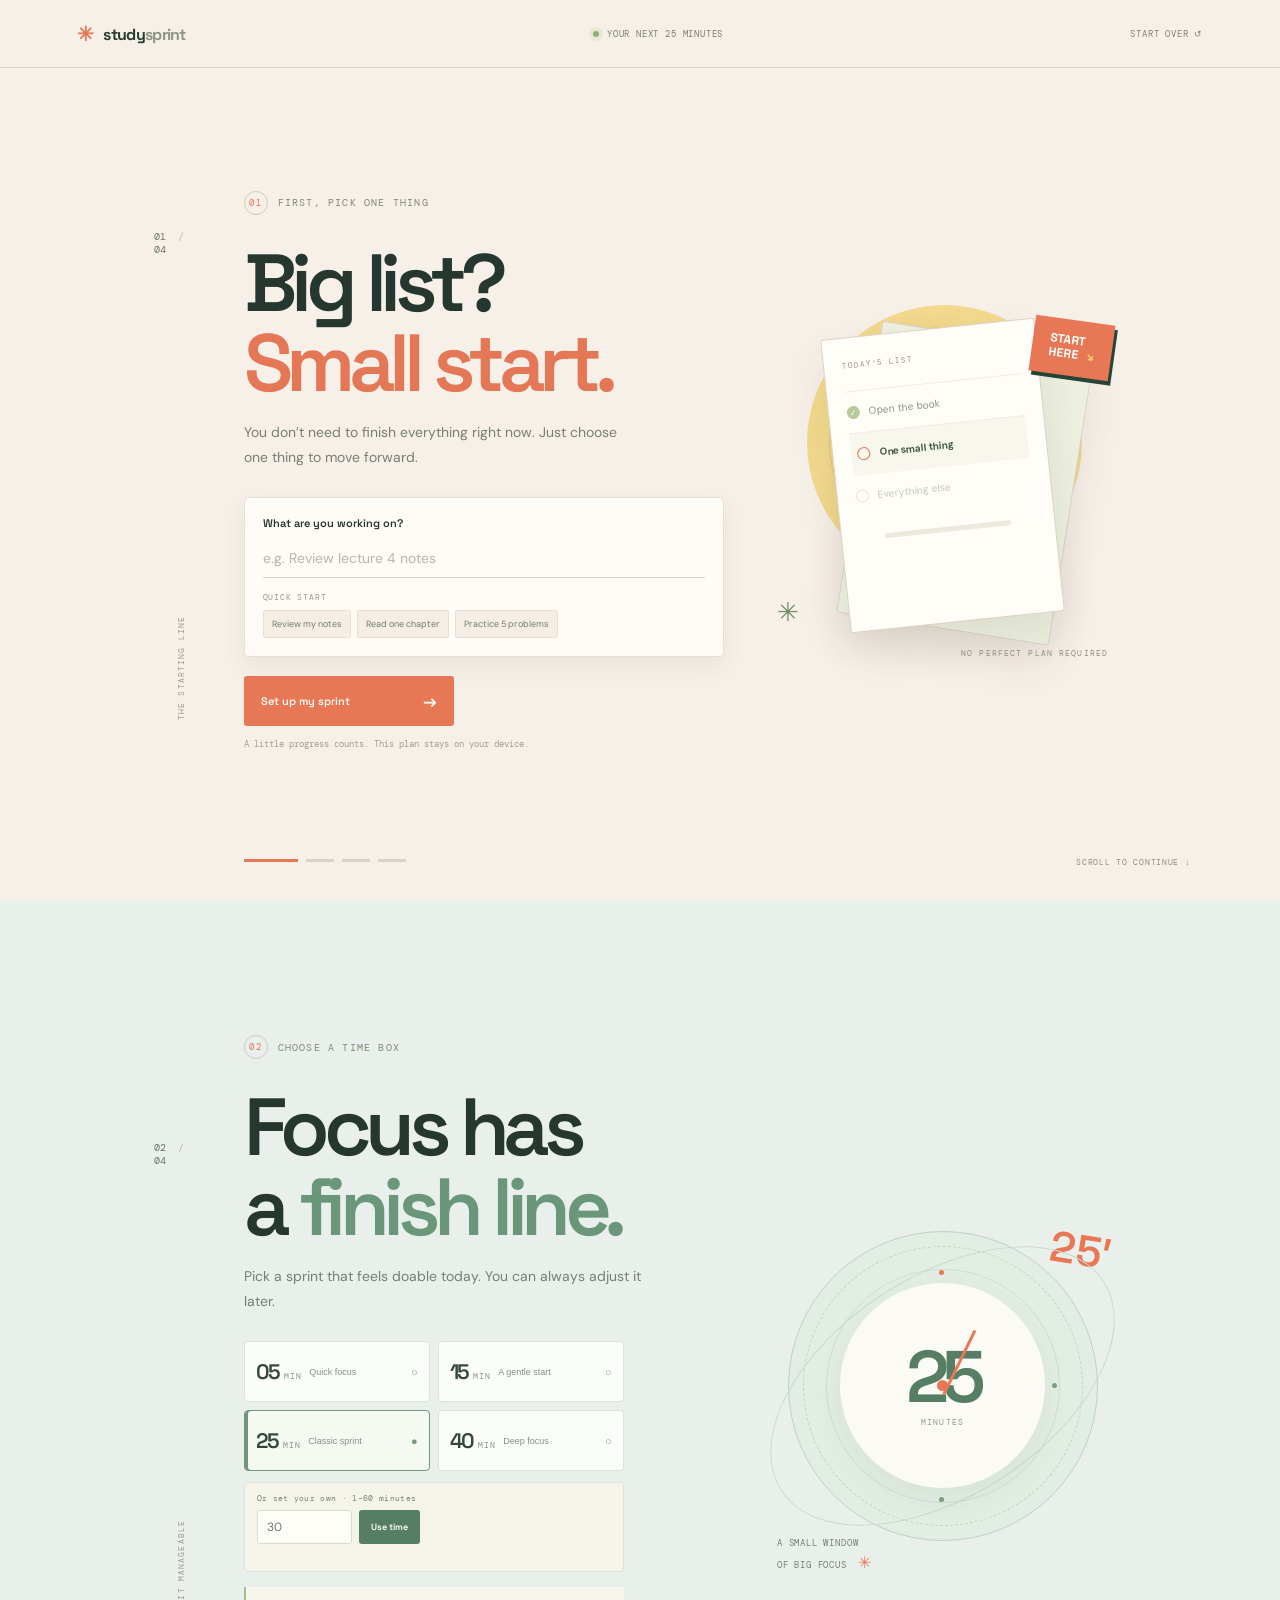
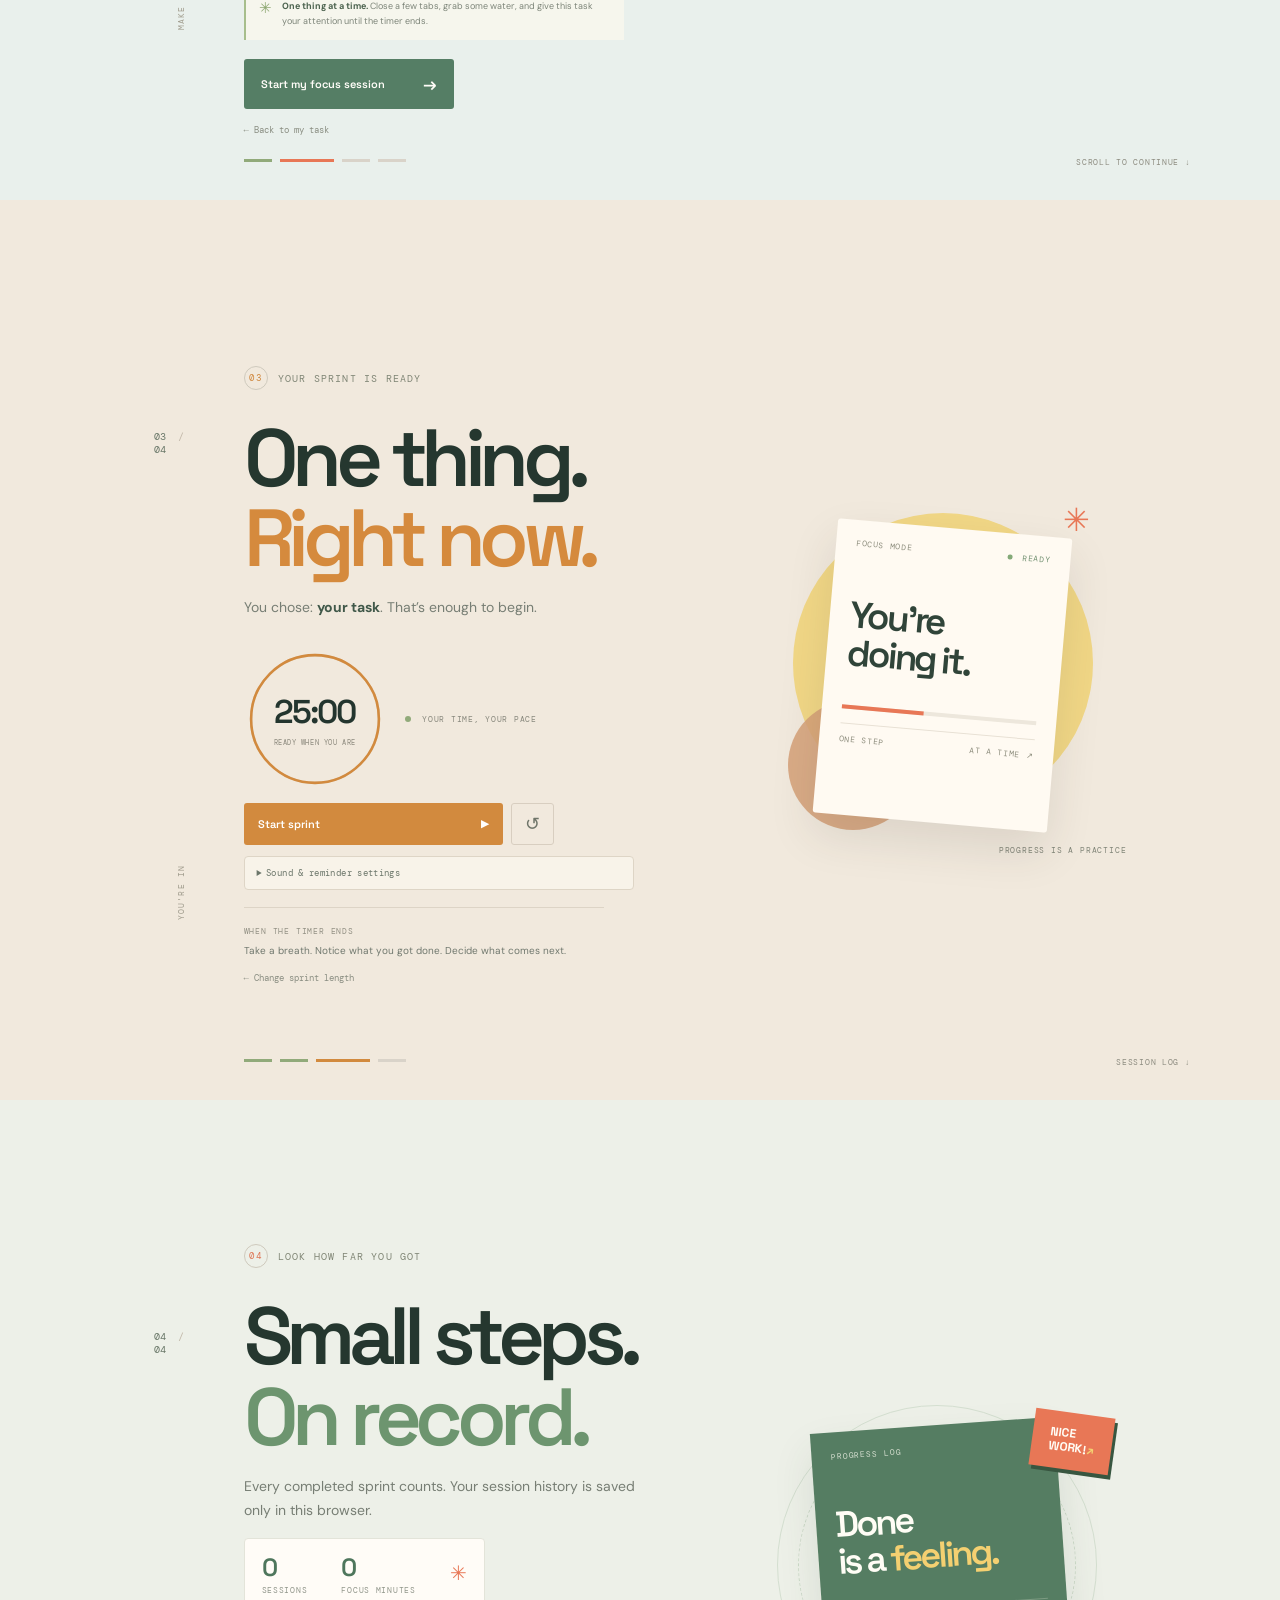
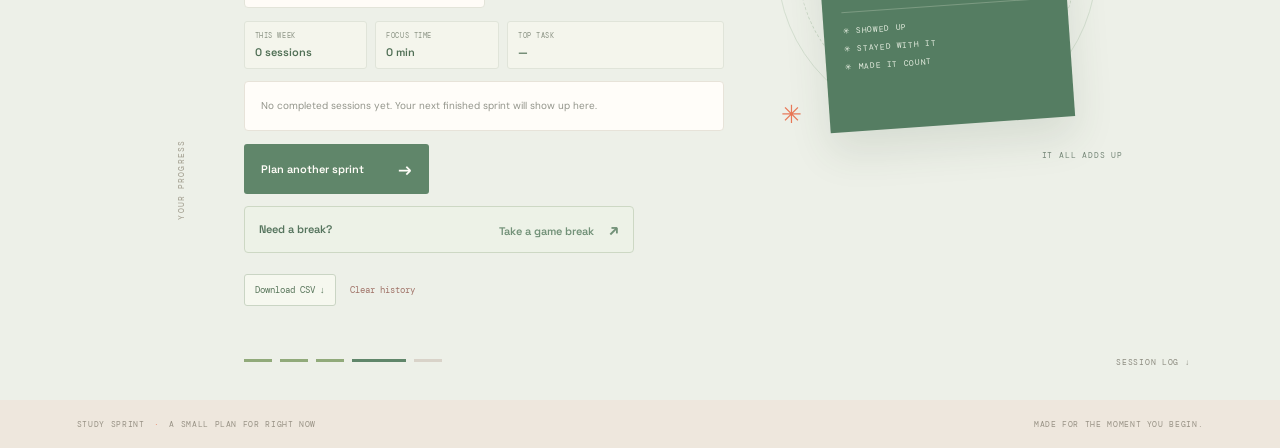
<file: index.html>
<!doctype html>
<html lang="en"><head><meta charset="utf-8"><meta name="viewport" content="width=device-width,initial-scale=1"><meta name="theme-color" content="#f7f0e8"><meta name="description" content="Turn a big study task into one small, focused sprint."><title>Study Sprint — Start small. Get somewhere.</title><link rel="preconnect" href="https://fonts.googleapis.com"><link rel="preconnect" href="https://fonts.gstatic.com" crossorigin><link href="https://fonts.googleapis.com/css2?family=DM+Mono:wght@400;500&family=DM+Sans:wght@400;500;600;700&family=Space+Grotesk:wght@400;500;600;700&display=swap" rel="stylesheet"><link rel="stylesheet" href="styles.css"></head>
<body><header class="topbar"><a class="brand" href="#slide-1"><span class="brand-icon">✳</span> study<span>sprint</span></a><div class="top-center"><span class="status-dot"></span> YOUR NEXT 25 MINUTES</div><a class="top-exit" href="#slide-1">START OVER ↺</a></header>
<main class="deck" id="deck">
<section class="slide slide-one active" id="slide-1" aria-label="Slide 1: choose your task"><div class="slide-side"><span>01 <i>/</i> 04</span><span class="vertical-label">THE STARTING LINE</span></div><div class="slide-content"><div class="kicker"><span class="kicker-mark">01</span> FIRST, PICK ONE THING</div><h1>Big list?<br><em>Small start.</em></h1><p class="intro">You don’t need to finish everything right now. Just choose one thing to move forward.</p><div class="task-card"><label for="task">What are you working on?</label><input id="task" maxlength="90" placeholder="e.g. Review lecture 4 notes" autocomplete="off"><div class="task-chips"><span>QUICK START</span><button data-task="Review my notes">Review my notes</button><button data-task="Read one chapter">Read one chapter</button><button data-task="Practice 5 problems">Practice 5 problems</button></div></div><button class="next-button" data-next="2">Set up my sprint <span>→</span></button><p class="small-note">A little progress counts. This plan stays on your device.</p></div><div class="side-art art-one"><div class="sun"></div><div class="paper paper-back"></div><div class="paper paper-front"><span class="paper-caption">TODAY'S LIST</span><div class="check-row"><i>✓</i><span>Open the book</span></div><div class="check-row selected"><i></i><b>One small thing</b></div><div class="check-row faded"><i></i><span>Everything else</span></div><div class="paper-scribble"></div></div><div class="art-sticker">START<br>HERE <b>↘</b></div><div class="orbit-text">NO PERFECT PLAN REQUIRED</div><span class="asterisk">✳</span></div><div class="slide-progress"><span class="current"></span><span></span><span></span><span></span></div><a class="scroll-next" href="#slide-2">SCROLL TO CONTINUE ↓</a></section>
<section class="slide slide-two" id="slide-2" aria-label="Slide 2: choose your sprint length"><div class="slide-side"><span>02 <i>/</i> 04</span><span class="vertical-label">MAKE IT MANAGEABLE</span></div><div class="slide-content"><div class="kicker"><span class="kicker-mark">02</span> CHOOSE A TIME BOX</div><h2>Focus has<br>a <em>finish line.</em></h2><p class="intro">Pick a sprint that feels doable today. You can always adjust it later.</p><div class="duration-options" role="group" aria-label="Choose sprint length"><button class="duration" data-minutes="5"><span class="duration-time">05<span>MIN</span></span><span class="duration-label">Quick focus</span><span class="duration-check">○</span></button><button class="duration" data-minutes="15"><span class="duration-time">15<span>MIN</span></span><span class="duration-label">A gentle start</span><span class="duration-check">○</span></button><button class="duration selected" data-minutes="25"><span class="duration-time">25<span>MIN</span></span><span class="duration-label">Classic sprint</span><span class="duration-check">●</span></button><button class="duration" data-minutes="40"><span class="duration-time">40<span>MIN</span></span><span class="duration-label">Deep focus</span><span class="duration-check">○</span></button></div><div class="custom-duration"><label for="custom-minutes">Or set your own · 1–60 minutes</label><div><input id="custom-minutes" type="number" min="1" max="60" inputmode="numeric" placeholder="30" aria-label="Custom sprint minutes"><button id="use-custom-duration" type="button">Use time</button></div><small id="duration-error" role="status"></small></div><div class="focus-tip"><span>✳</span><p><b>One thing at a time.</b> Close a few tabs, grab some water, and give this task your attention until the timer ends.</p></div><button class="next-button" data-next="3">Start my focus session <span>→</span></button><a class="back-link" href="#slide-1">← Back to my task</a></div><div class="side-art art-two"><div class="clock-face"><div class="clock-inner"><span>25</span><small>MINUTES</small></div><div class="tick t1"></div><div class="tick t2"></div><div class="tick t3"></div><div class="clock-hand"></div><div class="clock-pin"></div></div><div class="clock-note">A SMALL WINDOW<br>OF BIG FOCUS <span>✳</span></div><div class="floating-number">25′</div><div class="orbit-two"></div></div><div class="slide-progress"><span class="done"></span><span class="current"></span><span></span><span></span></div><a class="scroll-next" href="#slide-3">SCROLL TO CONTINUE ↓</a></section>
<section class="slide slide-three" id="slide-3" aria-label="Slide 3: start focus timer"><div class="slide-side"><span>03 <i>/</i> 04</span><span class="vertical-label">YOU'RE IN</span></div><div class="slide-content"><div class="kicker"><span class="kicker-mark">03</span> YOUR SPRINT IS READY</div><h2>One thing.<br><em>Right now.</em></h2><p class="intro">You chose: <strong id="chosen-task">your task</strong>. That’s enough to begin.</p><div class="timer-wrap"><div class="timer-ring"><svg viewBox="0 0 220 220" aria-hidden="true"><circle class="track" cx="110" cy="110" r="99"></circle><circle class="progress-ring" id="progress-ring" cx="110" cy="110" r="99"></circle></svg><div class="timer-readout"><span id="timer">25:00</span><small id="timer-label">READY WHEN YOU ARE</small></div></div><div class="timer-caption"><span class="pulse"></span> YOUR TIME, YOUR PACE</div></div><div class="timer-controls"><button class="start-button" id="start">Start sprint <span>▶</span></button><button class="reset-button" id="reset" aria-label="Reset timer">↺</button></div><details class="sprint-settings"><summary>Sound & reminder settings</summary><div class="settings-grid"><label for="alarm-style">End sound<select id="alarm-style"><option value="chime">Soft chime</option><option value="double">Double beep</option><option value="bell">Bright bell</option><option value="custom">My uploaded sound</option><option value="silent">Silent</option></select></label><button type="button" id="preview-sound" class="preview-sound">Preview</button><label class="upload-sound" for="sound-file">Choose your sound<audio id="custom-audio" preload="none"></audio><input id="sound-file" type="file" accept="audio/*"></label><label class="setting-check"><input id="warning-toggle" type="checkbox"> Give me a 5-minute heads-up</label><label class="setting-check"><input id="notification-toggle" type="checkbox"> Show a browser notification when done</label><small id="settings-message" role="status">Settings stay in this browser. Uploaded audio stays on this device.</small></div></details><div class="finish-line"><span>WHEN THE TIMER ENDS</span><p>Take a breath. Notice what you got done. Decide what comes next.</p></div><a class="back-link" href="#slide-2">← Change sprint length</a></div><div class="side-art art-three"><div class="orb orb-large"></div><div class="orb orb-small"></div><div class="focus-card"><div class="focus-card-top"><span>FOCUS MODE</span><span class="focus-live"><i></i> READY</span></div><div class="focus-card-big">You’re<br>doing it.</div><div class="focus-card-bar"><i></i></div><div class="focus-card-bottom"><span>ONE STEP</span><span>AT A TIME ↗</span></div></div><div class="flower">✳</div><div class="art-caption">PROGRESS IS A PRACTICE</div></div><div class="slide-progress"><span class="done"></span><span class="done"></span><span class="current"></span><span></span></div><a class="scroll-next" href="#slide-4">SESSION LOG ↓</a></section>
<section class="slide slide-four" id="slide-4" aria-label="Slide 4: completed session log"><div class="slide-side"><span>04 <i>/</i> 04</span><span class="vertical-label">YOUR PROGRESS</span></div><div class="slide-content history-content"><div class="kicker"><span class="kicker-mark">04</span> LOOK HOW FAR YOU GOT</div><h2>Small steps.<br><em>On record.</em></h2><p class="intro">Every completed sprint counts. Your session history is saved only in this browser.</p><div class="history-summary"><div><span class="history-total" id="total-sessions">0</span><small>SESSIONS</small></div><div><span class="history-minutes" id="total-minutes">0</span><small>FOCUS MINUTES</small></div><span class="history-spark">✳</span></div><div class="weekly-stats"><div><small>THIS WEEK</small><strong id="weekly-sessions">0 sessions</strong></div><div><small>FOCUS TIME</small><strong id="weekly-minutes">0 min</strong></div><div><small>TOP TASK</small><strong id="top-task">—</strong></div></div><div class="history-table-wrap"><table class="history-table"><thead><tr><th>SESSION</th><th>DATE & TIME</th><th>FOCUS</th></tr></thead><tbody id="history-rows"></tbody></table><div id="history-empty" class="history-empty">No completed sessions yet. Your next finished sprint will show up here.</div></div><div class="history-actions"><button class="next-button" id="new-session">Plan another sprint <span>→</span></button><details class="break-picker"><summary>Need a break? <span>Take a game break <b>↗</b></span></summary><div class="break-picker-options"><p>Pick your break length</p><a href="break/index.html?minutes=5"><strong>5</strong><span>MINUTES <small>A quick reset</small></span><b>→</b></a><a href="break/index.html?minutes=10"><strong>10</strong><span>MINUTES <small>A little longer</small></span><b>→</b></a></div></details><button class="export-history" id="export-history">Download CSV ↓</button><button class="clear-history" id="clear-history">Clear history</button></div></div><div class="side-art history-art"><div class="history-rays"></div><div class="history-art-card"><div class="history-art-label">PROGRESS LOG</div><div class="history-art-big">Done<br>is a <em>feeling.</em></div><div class="history-tick-list"><span>✳ SHOWED UP</span><span>✳ STAYED WITH IT</span><span>✳ MADE IT COUNT</span></div></div><div class="history-bubble">NICE<br>WORK! <b>↗</b></div><div class="history-star">✳</div><div class="history-caption">IT ALL ADDS UP</div></div><div class="slide-progress"><span class="done"></span><span class="done"></span><span class="done"></span><span class="current"></span><span></span></div><a class="scroll-next" href="#slide-4">SESSION LOG ↓</a></section>
</main><footer><span>STUDY SPRINT <i>·</i> A SMALL PLAN FOR RIGHT NOW</span><span>MADE FOR THE MOMENT YOU BEGIN.</span></footer><script src="app.js"></script></body></html>
</file>
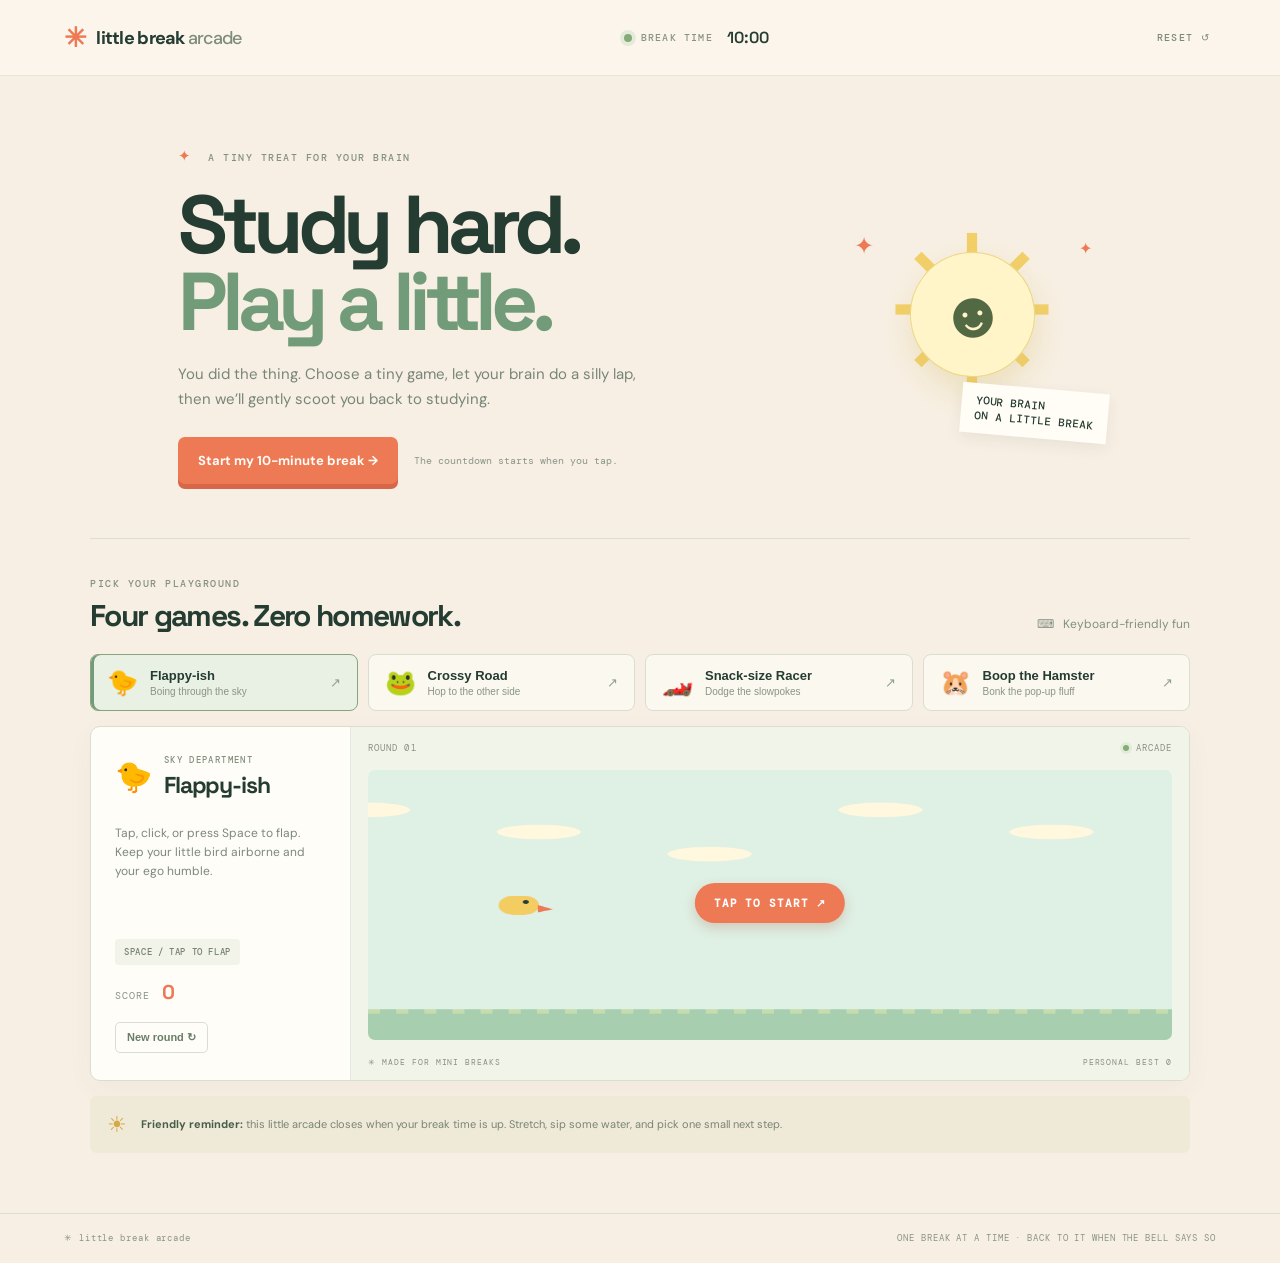
<file: break/index.html>
<!doctype html>
<html lang="en">
<head>
  <meta charset="utf-8">
  <meta name="viewport" content="width=device-width, initial-scale=1">
  <meta name="theme-color" content="#f7efe3">
  <title>Little Break Arcade</title>
  <link rel="stylesheet" href="styles.css">
  <script src="app.js" defer></script>
</head>
<body>
  <header class="topbar">
    <a class="brand" href="#top" aria-label="Little Break Arcade home"><span class="brand-mark">✳</span><span>little break <b>arcade</b></span></a>
    <div class="break-clock" aria-live="polite"><span class="clock-dot"></span><span>BREAK TIME</span><strong id="clock">10:00</strong></div>
    <button class="text-button" id="resetBreak" type="button" title="Restart your selected break">RESET ↺</button>
  </header>

  <main id="top" class="shell">
    <section class="intro">
      <div class="intro-copy">
        <p class="eyebrow"><span>✦</span> A TINY TREAT FOR YOUR BRAIN</p>
        <h1>Study hard.<br><em>Play a little.</em></h1>
        <p class="intro-text">You did the thing. Choose a tiny game, let your brain do a silly lap, then we’ll gently scoot you back to studying.</p>
        <div class="start-row"><button id="startBreak" class="start-button" type="button">Start my 10-minute break <span>→</span></button><span class="start-note">The countdown starts when you tap.</span></div>
      </div>
      <div class="mascot-card" aria-label="A friendly smiling sun mascot">
        <div class="sun-rays">✳</div><div class="sun-face">☻</div><div class="mascot-caption">your brain<br>on a little break</div><span class="spark spark-one">✦</span><span class="spark spark-two">✦</span>
      </div>
    </section>

    <section class="arcade" aria-label="Mini games">
      <div class="arcade-heading"><div><p class="eyebrow">PICK YOUR PLAYGROUND</p><h2>Four games. Zero homework.</h2></div><div class="keys-hint">⌨ <span>Keyboard-friendly fun</span></div></div>
      <div class="game-tabs" role="tablist" aria-label="Choose a game">
        <button class="game-tab active" role="tab" aria-selected="true" data-game="flap"><span class="tab-emoji">🐤</span><span><b>Flappy-ish</b><small>Boing through the sky</small></span><span class="tab-arrow">↗</span></button>
        <button class="game-tab" role="tab" aria-selected="false" data-game="cross"><span class="tab-emoji">🐸</span><span><b>Crossy Road</b><small>Hop to the other side</small></span><span class="tab-arrow">↗</span></button>
        <button class="game-tab" role="tab" aria-selected="false" data-game="race"><span class="tab-emoji">🏎️</span><span><b>Snack-size Racer</b><small>Dodge the slowpokes</small></span><span class="tab-arrow">↗</span></button>
        <button class="game-tab" role="tab" aria-selected="false" data-game="mole"><span class="tab-emoji">🐹</span><span><b>Boop the Hamster</b><small>Bonk the pop-up fluff</small></span><span class="tab-arrow">↗</span></button>
      </div>
      <div class="game-card">
        <div class="game-info"><div class="game-title-line"><span id="gameIcon" class="game-icon">🐤</span><div><p class="eyebrow" id="gameKicker">SKY DEPARTMENT</p><h3 id="gameTitle">Flappy-ish</h3></div></div><p id="gameDescription" class="game-description">Tap, click, or press Space to flap. Keep your little bird airborne and your ego humble.</p><div class="game-controls"><span class="control-chip" id="controls">SPACE / TAP TO FLAP</span><span class="score-label">SCORE <b id="score">0</b></span></div><button id="playAgain" type="button" class="again-button">New round ↻</button></div>
        <div class="game-stage"><div class="stage-top"><span id="stageLabel">ROUND 01</span><span class="live-tag"><i></i> ARCADE</span></div><canvas id="gameCanvas" width="800" height="440" aria-label="Playable mini game"></canvas><button class="tap-hint" id="tapHint" type="button">TAP TO START <span>↗</span></button><div class="stage-bottom"><span>✳ MADE FOR MINI BREAKS</span><span id="bestScore">PERSONAL BEST 0</span></div></div>
      </div>
      <div class="gentle-note"><span>☀</span><p><b>Friendly reminder:</b> this little arcade closes when your break time is up. Stretch, sip some water, and pick one small next step.</p></div>
    </section>
  </main>

  <footer><span>✳ little break arcade</span><span>ONE BREAK AT A TIME · BACK TO IT WHEN THE BELL SAYS SO</span></footer>

  <section id="timeUp" class="time-up" aria-hidden="true" role="dialog" aria-modal="true" aria-labelledby="timeUpTitle">
    <div class="time-up-content"><div class="end-sun">☀</div><p class="eyebrow">YOUR BREAK IS COMPLETE</p><h2 id="timeUpTitle">That’s your<br><em>break-time</em> magic.</h2><p class="end-copy">Game over, champ. Wiggle your shoulders, take a sip of water, and head back to your next little study step.</p><div class="end-stamp">YOU SHOWED UP <span>✳</span></div><a id="backToStudy" class="start-button" href="../index.html#slide-1">Start another study session <span>→</span></a></div>
  </section>
</body>
</html>
</file>
<file: styles.css>
:root{--ink:#23352e;--paper:#f7f0e8;--orange:#e87756;--yellow:#f4cc69;--green:#afc99e;--muted:#7f867c;--line:#ded8cf;--blue:#bbd5d9}*{box-sizing:border-box}html{scroll-behavior:smooth;scroll-snap-type:y proximity}body{margin:0;background:var(--paper);color:var(--ink);font-family:'DM Sans',sans-serif}.topbar{height:68px;position:fixed;z-index:10;top:0;left:0;right:0;padding:0 6%;display:flex;align-items:center;justify-content:space-between;border-bottom:1px solid #dcd4ca;background:#f7f0e8ed;backdrop-filter:blur(12px)}.brand{color:#273c32;text-decoration:none;font:700 16px 'Space Grotesk',sans-serif;letter-spacing:-.7px}.brand>span:last-child{color:#8c9587}.brand-icon{color:#e87756;margin-right:7px;font-size:20px;vertical-align:-1px}.top-center,.top-exit{font:9px 'DM Mono',monospace;letter-spacing:.09em;color:#777e73}.top-center{display:flex;align-items:center;gap:8px}.status-dot{width:6px;height:6px;background:#8fae71;border-radius:50%;box-shadow:0 0 0 4px #b4c69d38}.top-exit{text-decoration:none;color:#7b8177}.deck{padding-top:0}.slide{min-height:760px;height:100vh;max-height:1050px;scroll-snap-align:start;position:relative;padding:135px 12% 85px;display:grid;grid-template-columns:55px minmax(360px,480px) 1fr;align-items:center;gap:35px;overflow:hidden}.slide-one{background:#f7f0e8}.slide-two{background:#e9f0ec}.slide-three{background:#f1e9dd}.slide-side{height:100%;max-height:490px;align-self:center;display:flex;flex-direction:column;justify-content:space-between;color:#8a8d80;font:10px 'DM Mono',monospace;letter-spacing:.08em}.slide-side>span:first-child{color:#687667}.slide-side i{font-style:normal;color:#c2b8a9;margin:0 4px}.vertical-label{writing-mode:vertical-rl;transform:rotate(180deg);align-self:center;color:#a09c8d;font-size:8px;letter-spacing:.14em}.slide-content{z-index:2;align-self:center}.kicker{display:flex;align-items:center;gap:10px;font:10px 'DM Mono',monospace;letter-spacing:.12em;color:#808676}.kicker-mark{width:24px;height:24px;border:1px solid #cfcabd;border-radius:50%;display:grid;place-items:center;color:#dd7554;font-size:9px}.slide h1,.slide h2{font:600 clamp(54px,6.4vw,81px)/.99 'Space Grotesk',sans-serif;letter-spacing:-.08em;margin:28px 0 17px;color:#25372f}.slide h1 em,.slide h2 em{font-style:normal;color:#e37756}.slide-two h2 em{color:#6a977a}.slide-three h2 em{color:#d58a3d}.intro{font-size:14px;line-height:1.75;color:#777e74;max-width:400px;margin:0 0 28px}.intro strong{color:#405849;font-weight:700}.task-card{background:#fffcf7;border:1px solid #e9dfd1;padding:18px;border-radius:5px;box-shadow:0 9px 24px #3d362512}.task-card label{display:block;font:600 11px 'Space Grotesk',sans-serif;margin-bottom:9px}.task-card input{width:100%;border:0;border-bottom:1px solid #d9d3c7;background:transparent;padding:10px 0;font:14px 'DM Sans',sans-serif;color:#263a30;outline:none}.task-card input:focus{border-color:#e87756}.task-card input::placeholder{color:#b7b4a9}.task-chips{display:flex;gap:6px;align-items:center;flex-wrap:wrap;margin-top:14px}.task-chips>span{width:100%;font:8px 'DM Mono',monospace;letter-spacing:.1em;color:#99998c;margin-bottom:2px}.task-chips button{background:#f4eee4;border:1px solid #e9e0d4;color:#727c70;border-radius:2px;font:9px 'DM Sans',sans-serif;padding:7px 8px;cursor:pointer}.task-chips button:hover{background:#fbe0d4;border-color:#e7b7a0;color:#894f3f}.next-button{margin-top:19px;border:0;background:#e87756;color:#fffdf8;padding:14px 17px;min-width:210px;display:flex;justify-content:space-between;align-items:center;font:600 11px 'Space Grotesk',sans-serif;cursor:pointer;border-radius:3px;transition:.2s}.next-button:hover{background:#cc6042;transform:translateY(-2px)}.next-button span{font-size:17px;margin-left:25px}.small-note{font:9px 'DM Mono',monospace;color:#a09d91;margin-top:12px}.side-art{height:440px;max-width:480px;width:100%;position:relative;justify-self:center;display:grid;place-items:center}.sun{position:absolute;width:275px;height:275px;border-radius:50%;background:#f2d98d;right:12%;top:50px}.sun:after{content:'';position:absolute;inset:22px;border:1px solid #e7c66b;border-radius:50%}.paper{position:absolute;width:215px;height:295px;border:1px solid #dcd3c5;border-radius:3px;background:#fffdf8;box-shadow:0 20px 40px #47403319}.paper-back{transform:rotate(9deg) translate(24px,4px);background:#edf0df}.paper-front{transform:rotate(-6deg);padding:22px 18px}.paper-caption{font:8px 'DM Mono',monospace;letter-spacing:.11em;color:#949489;display:block;margin-bottom:21px}.check-row{height:42px;border-top:1px solid #efede5;display:flex;align-items:center;gap:9px;color:#899084;font-size:10px}.check-row i{width:13px;height:13px;border:1px solid #c7cbbb;border-radius:50%;font-style:normal;display:grid;place-items:center;font-size:8px;color:#70885d}.check-row:first-of-type i{background:#b7ca9b;border-color:#b7ca9b;color:white}.check-row.selected{color:#455a48;background:#f7f7ed;padding-left:6px;font-weight:600}.check-row.selected i{border-color:#e87756}.check-row.faded{opacity:.5}.paper-scribble{height:5px;width:72%;background:#ece9df;margin:19px auto;border-radius:4px}.art-sticker{position:absolute;right:4%;top:65px;padding:14px 17px;background:#e87756;color:white;font:700 12px/1.15 'Space Grotesk',sans-serif;transform:rotate(8deg);box-shadow:3px 4px 0 #264436}.art-sticker b{color:#f5d36c;float:right;margin-left:9px}.orbit-text{position:absolute;bottom:37px;right:5%;font:8px 'DM Mono',monospace;letter-spacing:.14em;color:#8c907f}.asterisk{position:absolute;left:5%;bottom:66px;color:#718f66;font-size:26px}.slide-progress{position:absolute;bottom:38px;left:calc(12% + 90px);display:flex;gap:8px}.slide-progress span{height:3px;width:28px;background:#d9d3c9}.slide-progress .current{background:#e87756;width:54px}.slide-progress .done{background:#91aa7a}.scroll-next{position:absolute;right:7%;bottom:33px;text-decoration:none;color:#8d8c80;font:8px 'DM Mono',monospace;letter-spacing:.09em}.duration-options{display:grid;gap:8px;margin:22px 0 16px;max-width:380px}.duration{background:#fbfdf9;border:1px solid #dce3d9;border-radius:4px;min-height:64px;display:flex;align-items:center;padding:10px 15px;gap:13px;text-align:left;cursor:pointer;transition:.18s;color:#34473a}.duration:hover{border-color:#8da994;transform:translateX(3px)}.duration.selected{border-color:#70967d;background:#f4f9f2;box-shadow:inset 3px 0 #70967d}.duration-time{font:600 23px 'Space Grotesk',sans-serif;letter-spacing:-.06em}.duration-time span{font:8px 'DM Mono',monospace;letter-spacing:.09em;margin-left:4px;color:#889487}.duration-label{font-size:10px;color:#849084}.duration-check{margin-left:auto;color:#79997b;font-size:13px}.focus-tip{max-width:380px;background:#f6f6ed;padding:11px 13px;display:flex;align-items:flex-start;gap:10px;border-left:2px solid #a7be8c;margin:15px 0;color:#7d8579}.focus-tip>span{font-size:15px;color:#8da771}.focus-tip p{margin:1px 0;font-size:9px;line-height:1.6}.focus-tip b{color:#4c634f}.slide-two .next-button{background:#557e65}.slide-two .next-button:hover{background:#3e6950}.back-link{display:block;width:max-content;margin-top:15px;text-decoration:none;color:#8a8e82;font:9px 'DM Mono',monospace}.clock-face{width:310px;height:310px;border:1px solid #bfd1c4;border-radius:50%;position:absolute;display:grid;place-items:center;background:#e2ede4}.clock-face:before,.clock-face:after{content:'';position:absolute;border:1px dashed #c2d2c2;border-radius:50%;inset:14px}.clock-face:after{inset:37px;border-style:solid;border-color:#d0ddd0}.clock-inner{width:205px;height:205px;background:#fbfaf4;border-radius:50%;z-index:1;display:flex;flex-direction:column;align-items:center;justify-content:center;box-shadow:0 12px 30px #4b665013}.clock-inner span{font:600 73px/.9 'Space Grotesk',sans-serif;letter-spacing:-.1em;color:#557e65}.clock-inner small{font:8px 'DM Mono',monospace;letter-spacing:.13em;color:#90998b;margin-top:8px}.tick{position:absolute;width:5px;height:5px;background:#e87756;border-radius:50%;z-index:2}.t1{top:38px;left:150px}.t2{right:40px;top:151px;background:#799e7d}.t3{bottom:38px;left:150px;background:#799e7d}.clock-hand{position:absolute;width:3px;height:72px;background:#e87756;top:91px;left:153px;z-index:3;transform-origin:bottom;transform:rotate(26deg);border-radius:3px}.clock-pin{position:absolute;width:11px;height:11px;background:#e87756;border-radius:50%;z-index:4}.clock-note{position:absolute;bottom:31px;left:5%;font:9px/1.5 'DM Mono',monospace;letter-spacing:.09em;color:#6f8274}.clock-note span{font-size:16px;color:#e87756;margin-left:5px}.floating-number{position:absolute;right:4%;top:57px;font:600 43px 'Space Grotesk',sans-serif;color:#e87756;transform:rotate(9deg)}.orbit-two{position:absolute;border:1px solid #cbd9cd;width:385px;height:220px;border-radius:50%;transform:rotate(-33deg)}.slide-three .next-button{background:#d28a3e}.slide-three .next-button:hover{background:#b97029}.slide-three .slide-progress .current{background:#d28a3e}.slide-three .kicker-mark{color:#cf873d}.timer-wrap{display:flex;align-items:center;gap:19px;margin:20px 0 13px}.timer-ring{width:142px;height:142px;position:relative}.timer-ring svg{width:100%;height:100%;transform:rotate(-90deg)}.timer-ring circle{fill:none;stroke-width:4}.timer-ring .track{stroke:#e1d8c8}.timer-ring .progress-ring{stroke:#d28a3e;stroke-linecap:round;stroke-dasharray:622;stroke-dashoffset:0;transition:stroke-dashoffset .5s}.timer-readout{position:absolute;inset:0;display:flex;flex-direction:column;justify-content:center;align-items:center}.timer-readout span{font:600 33px 'Space Grotesk',sans-serif;letter-spacing:-.06em}.timer-readout small{font:7px 'DM Mono',monospace;letter-spacing:.08em;color:#8c897d;margin-top:5px}.timer-caption{font:8px 'DM Mono',monospace;letter-spacing:.09em;color:#88887d}.pulse{display:inline-block;width:6px;height:6px;border-radius:50%;background:#91aa7a;margin-right:6px}.timer-controls{display:flex;gap:8px;max-width:310px}.start-button{height:42px;flex:1;display:flex;align-items:center;justify-content:space-between;padding:0 14px;border:0;border-radius:3px;background:#d28a3e;color:white;font:600 11px 'Space Grotesk',sans-serif;cursor:pointer}.start-button:hover{background:#b97029}.start-button span{font-size:10px}.reset-button{width:43px;border:1px solid #d8cec0;background:transparent;border-radius:3px;color:#6f7569;font-size:18px;cursor:pointer}.finish-line{border-top:1px solid #ddd4c6;margin-top:17px;padding-top:10px;max-width:360px}.finish-line span{font:8px 'DM Mono',monospace;letter-spacing:.1em;color:#929084}.finish-line p{font-size:10px;color:#70786e;margin:5px 0 0}.art-three{height:420px}.orb{position:absolute;border-radius:50%}.orb-large{width:300px;height:300px;background:#f1d786;right:9%;top:48px}.orb-small{width:130px;height:130px;background:#d5a179;left:8%;bottom:55px;opacity:.86}.focus-card{z-index:2;width:235px;height:295px;background:#fffaf2;box-shadow:0 20px 46px #3831271e;transform:rotate(5deg);padding:18px 20px;border-radius:3px}.focus-card-top,.focus-card-bottom{display:flex;justify-content:space-between;font:8px 'DM Mono',monospace;letter-spacing:.08em;color:#8c8c7c}.focus-live{color:#719071}.focus-live i{display:inline-block;width:5px;height:5px;border-radius:50%;background:#84a978;margin-right:4px}.focus-card-big{font:600 37px/1.02 'Space Grotesk',sans-serif;letter-spacing:-.08em;margin-top:48px;color:#304439}.focus-card-bar{height:4px;background:#ede7dc;margin-top:34px}.focus-card-bar i{display:block;width:42%;height:100%;background:#e87756}.focus-card-bottom{border-top:1px solid #e8e1d5;margin-top:14px;padding-top:10px}.flower{position:absolute;z-index:3;right:10%;top:34px;color:#e87756;font-size:32px}.art-caption{position:absolute;bottom:30px;right:0;font:8px 'DM Mono',monospace;letter-spacing:.1em;color:#818578}footer{height:48px;background:#eee7dd;padding:0 6%;display:flex;justify-content:space-between;align-items:center;color:#989285;font:8px 'DM Mono',monospace;letter-spacing:.08em}footer i{font-style:normal;color:#e87756;margin:0 4px}
@media(max-width:800px){.topbar{height:58px;padding:0 18px}.top-center{display:none}.top-exit{font-size:8px}.slide{height:auto;min-height:100vh;max-height:none;padding:100px 24px 95px;grid-template-columns:27px 1fr;gap:16px;align-items:start}.slide-side{max-height:500px;min-height:410px}.slide-content{grid-column:2;grid-row:1;align-self:start}.slide h1,.slide h2{font-size:62px;margin:24px 0 15px}.intro{font-size:12px}.side-art{grid-column:2;grid-row:2;height:300px;width:100%;margin-top:8px;transform:scale(.85);transform-origin:top center}.slide-progress{left:67px;bottom:32px}.scroll-next{right:20px;bottom:28px;font-size:7px}.paper{transform-origin:center}.sun{width:225px;height:225px;right:13%;top:10px}.art-sticker{right:1%;top:30px}.orbit-text{bottom:20px}.clock-face{width:270px;height:270px}.clock-inner{width:175px;height:175px}.clock-inner span{font-size:63px}.clock-hand{top:76px;left:133px}.t1,.t3{left:131px}.t2{right:33px}.orbit-two{width:320px}.art-three{height:260px}.orb-large{width:230px;height:230px;top:6px}.orb-small{width:100px;height:100px;bottom:5px}.focus-card{width:195px;height:245px;padding:15px}.focus-card-big{font-size:32px;margin-top:38px}.focus-card-bar{margin-top:25px}.flower{right:8%;top:6px}.art-caption{bottom:4px}footer{padding:0 18px;font-size:7px}footer span:last-child{display:none}}
@media(max-width:400px){.slide{padding-left:17px;padding-right:17px;grid-template-columns:22px 1fr;gap:12px}.slide h1,.slide h2{font-size:55px}.task-card{padding:14px}.task-chips button{font-size:8px}.duration{min-height:58px}.side-art{transform:scale(.78);margin-left:-25px;width:calc(100% + 45px)}.slide-progress{left:52px}}
.duration-options{grid-template-columns:1fr 1fr}.duration{min-height:61px;padding:8px 11px;gap:8px}.duration-time{font-size:21px}.duration-label{font-size:9px}.duration-check{font-size:11px}.history-content .intro{margin-bottom:15px}.slide-four{background:#edf0e8}.slide-four h2 em{color:#6d956f}.history-summary{display:flex;gap:34px;align-items:center;background:#fffcf7;border:1px solid #e3e4d9;padding:12px 17px;width:max-content;max-width:100%;margin:13px 0 13px;border-radius:4px}.history-summary>div{display:flex;flex-direction:column;gap:2px}.history-summary small{font:8px 'DM Mono',monospace;letter-spacing:.09em;color:#91968b}.history-total,.history-minutes{font:600 25px 'Space Grotesk',sans-serif;letter-spacing:-.06em;color:#4e765c}.history-spark{color:#e87756;font-size:20px}.history-table-wrap{background:#fffdf9;border:1px solid #e7e3d9;border-radius:4px;max-height:205px;overflow:auto}.history-table{width:100%;border-collapse:collapse;text-align:left}.history-table th{position:sticky;top:0;background:#f3f2e9;padding:10px 11px;font:8px 'DM Mono',monospace;letter-spacing:.1em;color:#858c7f}.history-table td{padding:10px 11px;border-top:1px solid #efede5;font-size:10px;color:#68776a}.history-table td:first-child{font-weight:600;color:#354b3d;max-width:190px;overflow:hidden;text-overflow:ellipsis;white-space:nowrap}.history-table td:last-child{font:10px 'DM Mono',monospace;color:#799072;white-space:nowrap}.history-empty{padding:16px;color:#93958b;font-size:10px;line-height:1.6}.history-actions{display:flex;align-items:center;gap:14px}.history-actions .next-button{background:#60866a;margin-top:13px}.history-actions .next-button:hover{background:#486f53}.clear-history{border:0;background:transparent;color:#a17469;font:9px 'DM Mono',monospace;cursor:pointer;margin-top:13px}.clear-history:hover{text-decoration:underline}.history-art{height:440px}.history-rays{position:absolute;width:320px;height:320px;border:1px solid #d4dfd0;border-radius:50%;right:8%;top:50px}.history-rays:before,.history-rays:after{content:'';position:absolute;inset:20px;border:1px dashed #cbd8c7;border-radius:50%}.history-rays:after{inset:50px;border-style:solid}.history-art-card{position:relative;z-index:1;background:#557d62;color:#fffdf5;width:245px;height:300px;padding:19px;transform:rotate(-4deg);box-shadow:0 20px 42px #334a341e}.history-art-label{font:8px 'DM Mono',monospace;letter-spacing:.12em;color:#d8e1d2}.history-art-big{font:600 36px/1.02 'Space Grotesk',sans-serif;letter-spacing:-.08em;margin-top:46px}.history-art-big em{font-style:normal;color:#f4d071}.history-tick-list{display:grid;gap:8px;margin-top:32px;padding-top:13px;border-top:1px solid #7c9b82;color:#e7efe2;font:8px 'DM Mono',monospace;letter-spacing:.08em}.history-bubble{position:absolute;right:4%;top:58px;padding:14px 17px;background:#e87756;color:#fffdf5;font:700 12px/1.2 'Space Grotesk',sans-serif;transform:rotate(8deg);z-index:2;box-shadow:3px 4px 0 #385640}.history-bubble b{float:right;color:#f4d071}.history-star{position:absolute;left:6%;bottom:64px;color:#e87756;font-size:25px}.history-caption{position:absolute;right:1%;bottom:35px;font:8px 'DM Mono',monospace;letter-spacing:.1em;color:#778879}.slide-four .slide-progress .current{background:#60866a}
@media(max-width:800px){.duration-options{grid-template-columns:1fr 1fr}.duration{min-height:55px}.history-summary{gap:22px;padding:10px 12px}.history-table th,.history-table td{padding:8px 6px;font-size:8px}.history-content .history-table-wrap{max-height:185px}.history-art{height:250px}.history-art-card{width:205px;height:245px;padding:15px}.history-art-big{font-size:30px;margin-top:34px}.history-tick-list{margin-top:24px;gap:6px}.history-rays{width:240px;height:240px;top:0}.history-bubble{top:0;right:6%}.history-caption{bottom:0}}

/* Personal sprint settings and progress tools */
.custom-duration{max-width:380px;margin:-5px 0 13px;padding:10px 12px;background:#f5f4eb;border:1px solid #e3e2d6;border-radius:4px}.custom-duration label,.custom-duration small{display:block;font:8px 'DM Mono',monospace;letter-spacing:.04em;color:#788276}.custom-duration>div{display:flex;gap:7px;margin-top:7px}.custom-duration input{width:95px;border:1px solid #d6ddcf;border-radius:3px;background:#fffdf8;padding:8px 9px;font:12px 'DM Sans',sans-serif;color:var(--ink)}.custom-duration button,.preview-sound{border:0;border-radius:3px;background:#557e65;color:white;padding:0 12px;font:600 9px 'Space Grotesk',sans-serif;cursor:pointer}.custom-duration button:hover,.preview-sound:hover{background:#3e6950}.custom-duration small{min-height:12px;margin-top:5px;color:#a14f3c}.sprint-settings{max-width:390px;margin:11px 0 0;border:1px solid #ded5c6;border-radius:4px;background:#f8f3e9}.sprint-settings summary{padding:10px 12px;color:#6b766a;font:9px 'DM Mono',monospace;letter-spacing:.04em;cursor:pointer}.settings-grid{padding:0 12px 12px;display:grid;grid-template-columns:1fr auto;gap:9px;align-items:end}.settings-grid>label:first-child{display:grid;gap:5px;color:#778074;font:8px 'DM Mono',monospace;letter-spacing:.04em}.settings-grid select{width:100%;border:1px solid #dcd5c8;border-radius:3px;background:#fffdf8;padding:7px;color:#435447;font:10px 'DM Sans',sans-serif}.preview-sound{height:30px}.upload-sound{position:relative;display:flex;align-items:center;gap:7px;grid-column:1/-1;padding:8px 9px;border:1px dashed #bdc9b8;border-radius:3px;color:#637362;font:9px 'DM Sans',sans-serif;cursor:pointer;overflow:hidden}.upload-sound:after{content:attr(data-filename);margin-left:auto;max-width:54%;overflow:hidden;text-overflow:ellipsis;white-space:nowrap;color:#91958a}.upload-sound input{position:absolute;inset:0;opacity:0;width:100%;cursor:pointer}.setting-check{grid-column:1/-1;display:flex;gap:7px;align-items:center;color:#707b70;font:9px 'DM Sans',sans-serif}.setting-check input{accent-color:#60866a}.settings-grid>small{grid-column:1/-1;color:#929287;font:8px 'DM Mono',monospace;line-height:1.5}.weekly-stats{display:grid;grid-template-columns:.8fr .8fr 1.4fr;gap:8px;margin:0 0 12px;max-width:100%}.weekly-stats>div{min-width:0;padding:9px 10px;background:#f4f5ec;border:1px solid #e0e4d9;border-radius:3px}.weekly-stats small,.weekly-stats strong{display:block}.weekly-stats small{font:7px 'DM Mono',monospace;letter-spacing:.08em;color:#8b9384}.weekly-stats strong{margin-top:5px;color:#506f55;font:600 11px 'Space Grotesk',sans-serif;overflow:hidden;text-overflow:ellipsis;white-space:nowrap}.export-history{border:1px solid #cad5c4;background:#f6f8ef;color:#59765b;border-radius:3px;padding:9px 10px;margin-top:13px;font:9px 'DM Mono',monospace;cursor:pointer}.export-history:hover{background:#e6efdf}.history-actions{flex-wrap:wrap;gap:8px}.history-actions .next-button{min-width:185px}.slide-three:has(.sprint-settings[open]){height:auto;min-height:100vh;max-height:none;overflow:visible;align-items:center}.slide-three:has(.sprint-settings[open]) .slide-content{padding:10px 0}.slide-three:has(.sprint-settings[open]) .side-art{position:sticky;top:100px}
@media(max-width:800px){.slide-three:has(.sprint-settings[open]) .side-art{position:relative;top:auto}.slide-three:has(.sprint-settings[open]){overflow:hidden}.weekly-stats{grid-template-columns:1fr 1fr}.weekly-stats>div:last-child{grid-column:1/-1}.history-actions{align-items:center}.history-actions .next-button{min-width:160px}}

.history-actions .break-link{display:flex;align-items:center;justify-content:space-between;gap:18px;min-width:190px;margin-top:19px;padding:12px 14px;border:1px solid #cdd8c4;border-radius:3px;background:#edf2e7;color:#55745d;text-decoration:none;font:600 11px 'Space Grotesk',sans-serif;transition:.2s}.history-actions .break-link:hover{background:#e0ebd9;border-color:#a9c19e;transform:translateY(-2px)}.history-actions .break-link span{white-space:nowrap}

.history-actions .break-picker{flex:1 1 100%;max-width:390px;margin:4px 0 0;border:1px solid #cdd8c4;border-radius:4px;background:#edf2e7;color:#55745d}.break-picker summary{display:flex;justify-content:space-between;align-items:center;gap:12px;padding:12px 14px;list-style:none;cursor:pointer;font:600 11px 'Space Grotesk',sans-serif}.break-picker summary::-webkit-details-marker{display:none}.break-picker summary span{color:#729178}.break-picker summary b{padding-left:12px;font-size:16px}.break-picker[open] summary{border-bottom:1px solid #d6dfcf}.break-picker-options{padding:12px;display:grid;grid-template-columns:1fr 1fr;gap:8px}.break-picker-options p{grid-column:1/-1;margin:0 0 2px;color:#889283;font:9px 'DM Mono',monospace;letter-spacing:.08em;text-transform:uppercase}.break-picker-options a{display:flex;align-items:center;gap:8px;padding:10px;background:#fffcf7;border:1px solid #e0e6da;border-radius:3px;text-decoration:none;color:#49644f}.break-picker-options a:hover{border-color:#9db598;background:#f9fbf5}.break-picker-options a>strong{font:700 24px 'Space Grotesk',sans-serif;letter-spacing:-.05em}.break-picker-options a>span{font:8px 'DM Mono',monospace;letter-spacing:.05em}.break-picker-options a small{display:block;margin-top:3px;color:#899486;font:9px 'DM Sans',sans-serif;letter-spacing:0}.break-picker-options a>b{margin-left:auto;color:#e87756}
</file>
<file: break/styles.css>
@import url('https://fonts.googleapis.com/css2?family=DM+Mono:wght@400;500&family=DM+Sans:wght@400;500;600;700;800&family=Space+Grotesk:wght@500;600;700&display=swap');
:root{--ink:#243c32;--muted:#78877b;--paper:#f7efe3;--mint:#e2f0e5;--orange:#ee7955;--yellow:#f4cc61;--green:#729c79;--line:#d9ded1;--white:#fffdf8}*{box-sizing:border-box}html{scroll-behavior:smooth}body{margin:0;background:var(--paper);color:var(--ink);font-family:'DM Sans',sans-serif}.topbar{height:76px;display:flex;align-items:center;justify-content:space-between;padding:0 max(5vw,24px);border-bottom:1px solid rgba(36,60,50,.09);background:#fbf5eb;position:sticky;top:0;z-index:5}.brand{display:flex;align-items:center;gap:10px;text-decoration:none;color:var(--ink);font-weight:700;letter-spacing:-.04em;font-size:18px}.brand b{font-weight:500;color:#7c8d79}.brand-mark{color:var(--orange);font-size:27px}.break-clock{display:flex;align-items:center;gap:9px;font:500 10px 'DM Mono',monospace;letter-spacing:.12em;color:#899284}.break-clock strong{font:600 16px 'Space Grotesk',sans-serif;letter-spacing:0;color:var(--ink);margin-left:5px}.clock-dot,.live-tag i{width:8px;height:8px;border-radius:50%;background:#86aa79;box-shadow:0 0 0 4px #e4ecd9}.text-button{border:0;background:none;color:#7d887b;font:500 10px 'DM Mono',monospace;letter-spacing:.13em;cursor:pointer}.shell{width:min(1100px,90vw);margin:auto}.intro{min-height:395px;padding:70px 8% 54px;display:flex;align-items:center;justify-content:space-between;position:relative}.intro-copy{max-width:580px;z-index:1}.eyebrow{font:500 10px 'DM Mono',monospace;letter-spacing:.15em;color:#849080;margin:0 0 20px}.eyebrow span{color:var(--orange);font-size:15px;margin-right:8px}h1,h2,h3,p{margin-top:0}h1{font:700 clamp(52px,7vw,82px)/.94 'Space Grotesk',sans-serif;letter-spacing:-.075em;margin:0 0 22px}h1 em,h2 em{font-style:normal;color:var(--green)}.intro-text{max-width:460px;color:#788579;font-size:15px;line-height:1.65}.start-row{display:flex;align-items:center;gap:16px;margin-top:25px}.start-button{border:0;background:var(--orange);color:#fffdf8;padding:15px 20px;border-radius:7px;font:700 13px 'DM Sans',sans-serif;box-shadow:0 5px 0 #d86648;cursor:pointer;transition:.18s transform,.18s box-shadow}.start-button span{font-size:19px;margin-left:20px}.start-button:hover{transform:translateY(-2px);box-shadow:0 7px 0 #d86648}.start-button:active{transform:translateY(3px);box-shadow:0 2px 0 #d86648}.start-note{font:10px 'DM Mono',monospace;color:#8b9589}.mascot-card{width:260px;height:250px;position:relative;display:grid;place-items:center;flex:none}.sun-rays{position:absolute;font-size:210px;line-height:1;color:#f2cf68;animation:spin 80s linear infinite}.sun-face{position:relative;background:#fff5c8;border:1px solid #eed787;width:125px;height:125px;border-radius:50%;display:grid;place-items:center;font-size:66px;color:#526944;box-shadow:0 14px 30px #d9c16b55;transform:rotate(-8deg)}.mascot-caption{position:absolute;right:-6px;bottom:2px;background:#fffdf6;padding:10px 14px;transform:rotate(5deg);font:500 11px/1.35 'DM Mono',monospace;text-transform:uppercase;box-shadow:0 5px 15px #253a2c12}.spark{position:absolute;color:var(--orange);font-size:24px}.spark-one{left:12px;top:40px}.spark-two{right:10px;top:48px;font-size:16px}@keyframes spin{to{transform:rotate(360deg)}}.arcade{border-top:1px solid var(--line);padding:38px 0 60px}.arcade-heading{display:flex;justify-content:space-between;align-items:end;margin-bottom:22px}.arcade-heading .eyebrow{margin-bottom:9px}h2{font:700 30px/1.1 'Space Grotesk',sans-serif;letter-spacing:-.055em;margin:0}.keys-hint{font-size:12px;color:#829083}.keys-hint span{margin-left:6px}.game-tabs{display:grid;grid-template-columns:repeat(4,1fr);gap:10px;margin-bottom:15px}.game-tab{display:flex;align-items:center;text-align:left;gap:12px;padding:13px 16px;background:#fbf8f0;border:1px solid var(--line);border-radius:8px;color:var(--ink);cursor:pointer;transition:.18s}.game-tab:hover{border-color:#a7b99d;transform:translateY(-2px)}.game-tab.active{background:#e9f1e4;border-color:#89a37e;box-shadow:inset 3px 0 var(--green)}.tab-emoji{font-size:25px}.game-tab b,.game-tab small{display:block}.game-tab b{font-size:13px}.game-tab small{color:#899486;font-size:10px;margin-top:3px}.tab-arrow{margin-left:auto;color:#90a18b}.game-card{background:var(--white);border:1px solid var(--line);border-radius:10px;display:grid;grid-template-columns:260px 1fr;overflow:hidden;min-height:355px;box-shadow:0 9px 28px #4155440a}.game-info{padding:27px 24px;border-right:1px solid #e5e8de;display:flex;flex-direction:column}.game-title-line{display:flex;gap:12px;align-items:center}.game-icon{font-size:30px}.game-title-line .eyebrow{margin:0 0 4px;font-size:9px}.game-title-line h3{font:700 23px 'Space Grotesk',sans-serif;letter-spacing:-.05em;margin:0}.game-description{color:#7b887c;font-size:12px;line-height:1.6;margin:24px 0}.game-controls{display:flex;flex-direction:column;gap:14px;margin-top:auto}.control-chip{display:inline-block;align-self:flex-start;background:#f2f3e9;padding:7px 9px;border-radius:4px;color:#778374;font:500 9px 'DM Mono',monospace;letter-spacing:.07em}.score-label{font:10px 'DM Mono',monospace;color:#899486;letter-spacing:.09em}.score-label b{font:700 20px 'Space Grotesk',sans-serif;color:var(--orange);margin-left:6px}.again-button{align-self:flex-start;border:1px solid #d8dfd2;background:transparent;color:#697e66;border-radius:5px;padding:8px 11px;font-size:11px;font-weight:700;cursor:pointer;margin-top:17px}.again-button:hover{background:#edf2e9}.game-stage{position:relative;padding:15px 17px 13px;display:flex;flex-direction:column;background:#f1f5e9}.stage-top,.stage-bottom{display:flex;justify-content:space-between;align-items:center;font:9px 'DM Mono',monospace;letter-spacing:.12em;color:#879181}.live-tag{display:flex;align-items:center;gap:7px}.live-tag i{width:6px;height:6px;box-shadow:0 0 0 3px #e1ecd9}.game-stage canvas{width:100%;height:auto;aspect-ratio:800/440;max-height:270px;margin:auto 0;border-radius:7px;display:block}.tap-hint{position:absolute;left:50%;top:50%;transform:translate(-50%,-50%);border:0;border-radius:30px;padding:13px 19px;background:var(--orange);color:white;font:700 11px 'DM Mono',monospace;letter-spacing:.08em;cursor:pointer;box-shadow:0 5px 12px #aa654b44}.tap-hint span{padding-left:12px}.tap-hint.hidden{display:none}.stage-bottom{font-size:8px}.gentle-note{display:flex;align-items:center;gap:14px;margin-top:15px;padding:14px 17px;background:#efe9d8;border-radius:7px;color:#798477}.gentle-note span{font-size:22px;color:#d4a946}.gentle-note p{margin:0;font-size:11px;line-height:1.5}.gentle-note b{color:#465d4c}footer{height:50px;border-top:1px solid var(--line);display:flex;justify-content:space-between;align-items:center;padding:0 5vw;color:#8a9488;font:9px 'DM Mono',monospace;letter-spacing:.1em}.time-up{position:fixed;inset:0;z-index:20;background:#f8f0e4;display:grid;place-items:center;text-align:center;padding:24px;opacity:0;visibility:hidden;transition:opacity .5s,visibility .5s}.time-up.visible{opacity:1;visibility:visible}.time-up-content{max-width:520px}.end-sun{font-size:62px;color:#efc65c;margin-bottom:17px}.time-up .eyebrow{margin-bottom:14px;color:#80907d}.time-up h2{font-size:clamp(50px,8vw,76px);line-height:.97;letter-spacing:-.07em}.end-copy{max-width:390px;margin:18px auto 22px;color:#788579;line-height:1.65;font-size:14px}.end-stamp{font:500 10px 'DM Mono',monospace;letter-spacing:.13em;color:#879181;margin:25px}.end-stamp span{color:var(--orange);font-size:16px;margin-left:8px}.time-up .start-button{background:var(--green);box-shadow:0 5px 0 #5f8668}.time-up .start-button:hover{box-shadow:0 7px 0 #5f8668}.time-up .start-button:active{box-shadow:0 2px 0 #5f8668}@media(max-width:760px){.topbar{height:64px;padding:0 18px}.break-clock{gap:6px;font-size:8px}.break-clock strong{font-size:14px}.shell{width:min(94vw,600px)}.intro{padding:50px 2% 37px;min-height:0}.intro-text{font-size:13px;max-width:380px}.mascot-card{width:140px;height:150px;transform:scale(.72);transform-origin:center right;margin-left:-35px}.sun-rays{font-size:170px}.sun-face{width:100px;height:100px;font-size:52px}.mascot-caption{right:-15px}.start-row{align-items:flex-start;flex-direction:column;gap:12px}.arcade{padding:30px 0}.arcade-heading{align-items:flex-start;gap:12px;flex-direction:column}.game-tabs{grid-template-columns:1fr;gap:7px}.game-tab{padding:10px 13px}.game-card{grid-template-columns:1fr}.game-info{border-right:0;border-bottom:1px solid #e5e8de;padding:19px}.game-description{margin:14px 0}.game-controls{flex-direction:row;align-items:center;justify-content:space-between}.again-button{margin-top:14px}.game-stage{min-height:240px;padding:13px}.game-stage canvas{max-height:none}.gentle-note{align-items:flex-start}footer{padding:0 16px;font-size:7px}footer span:last-child{max-width:48%;text-align:right}.text-button{font-size:8px}.intro h1{font-size:54px}}

.time-up .start-button{display:inline-flex;align-items:center;text-decoration:none}
</file>
